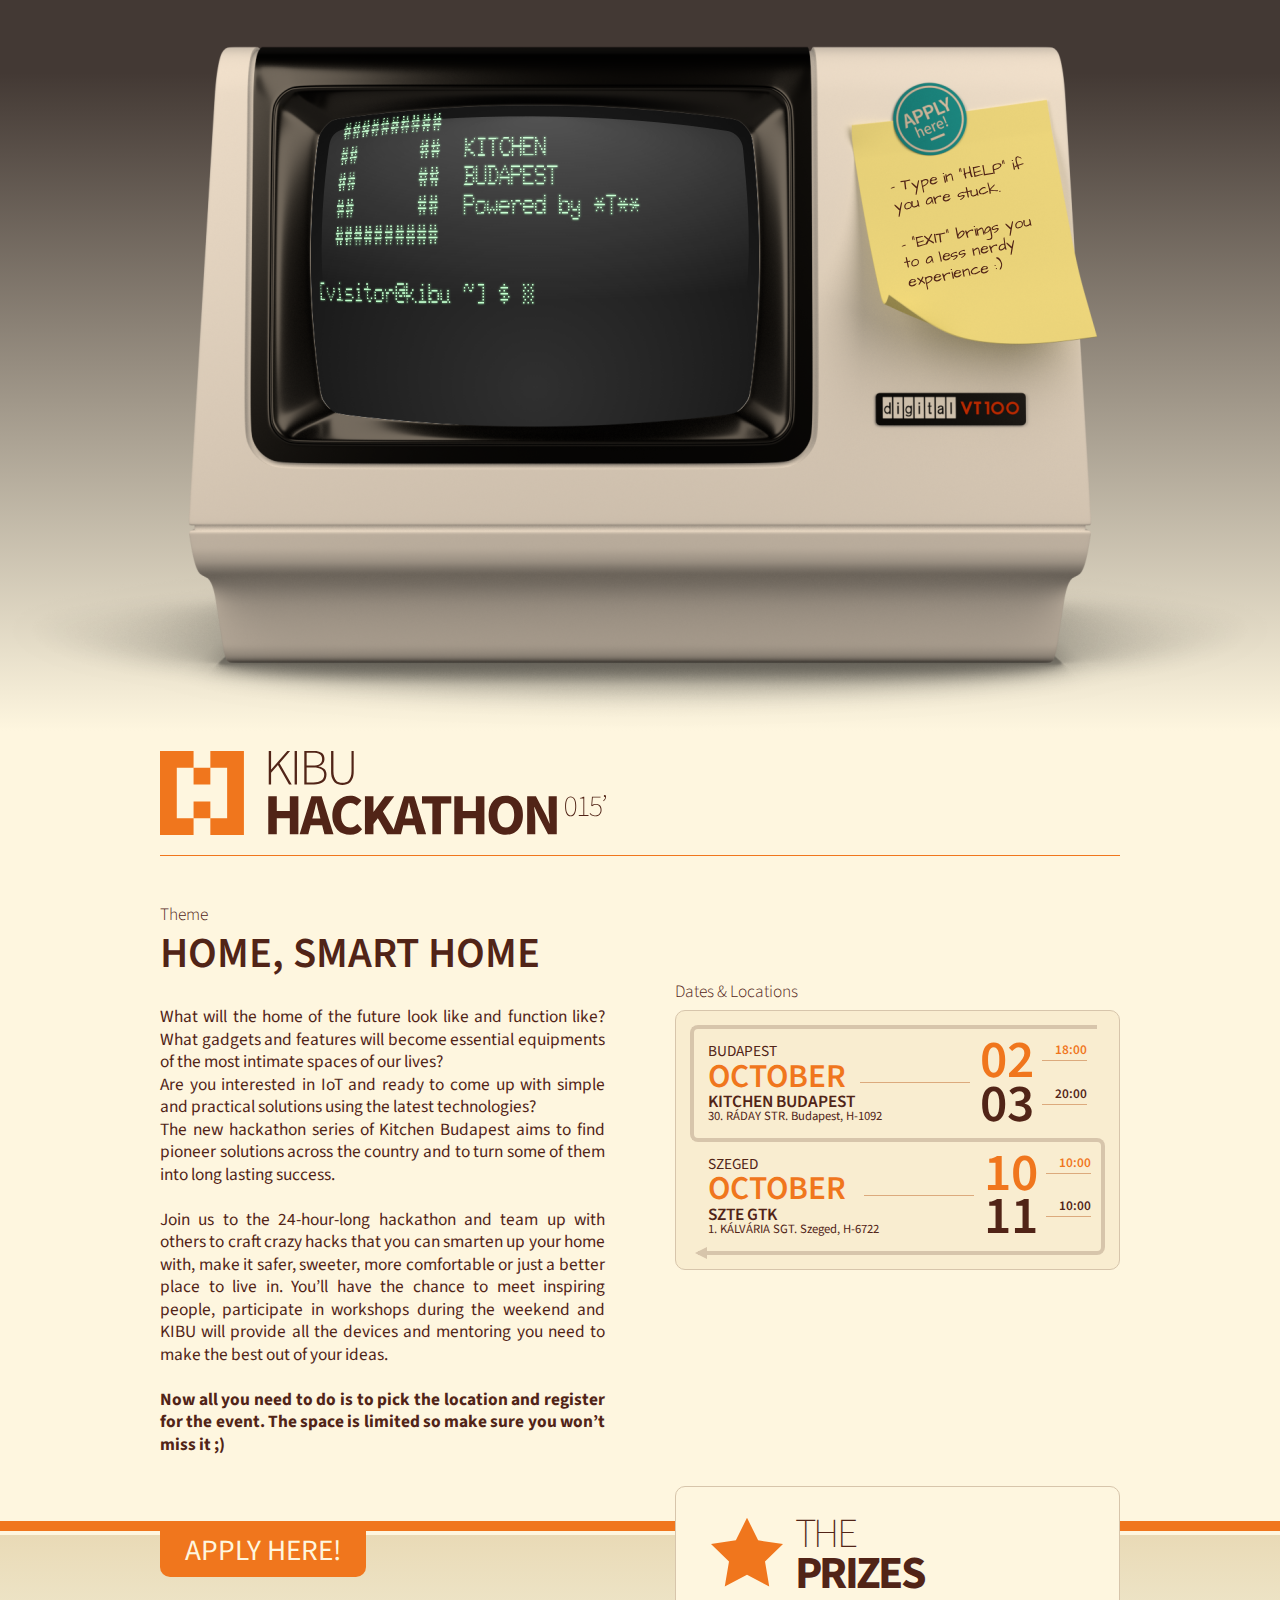
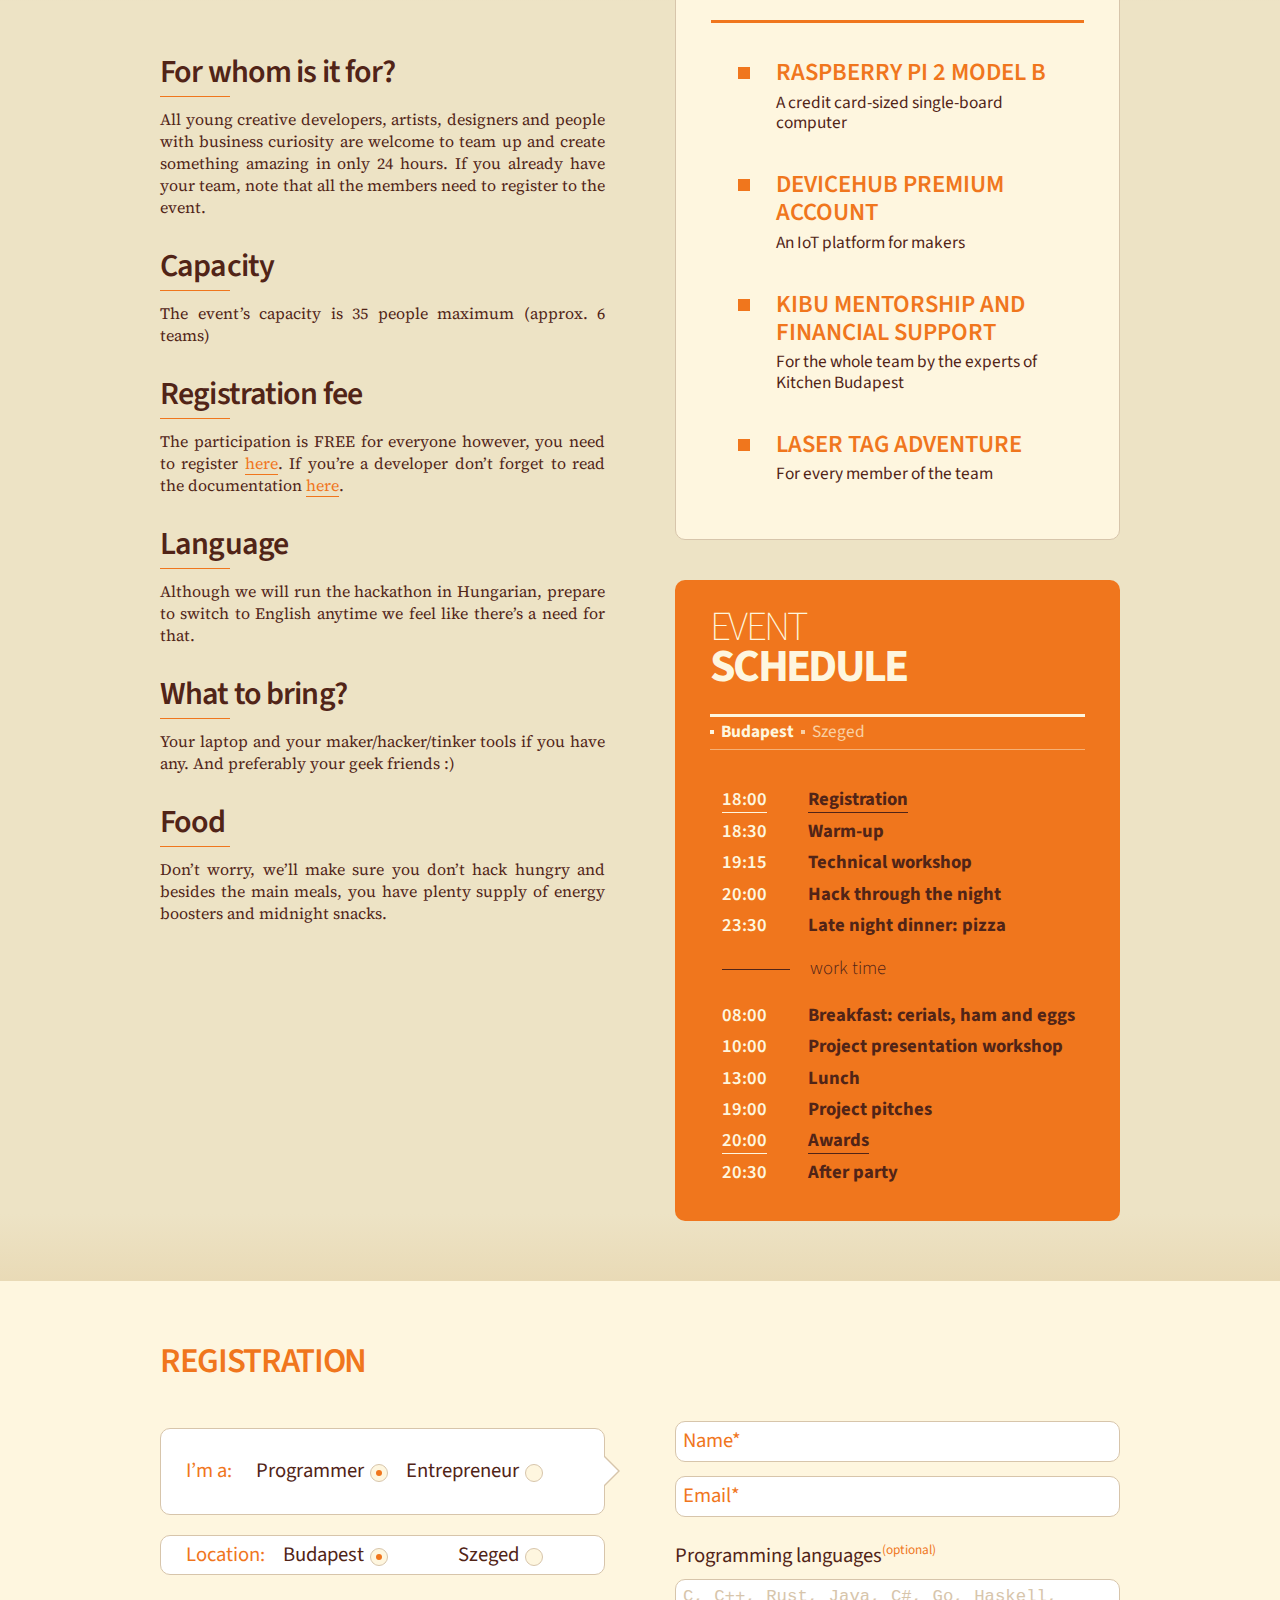
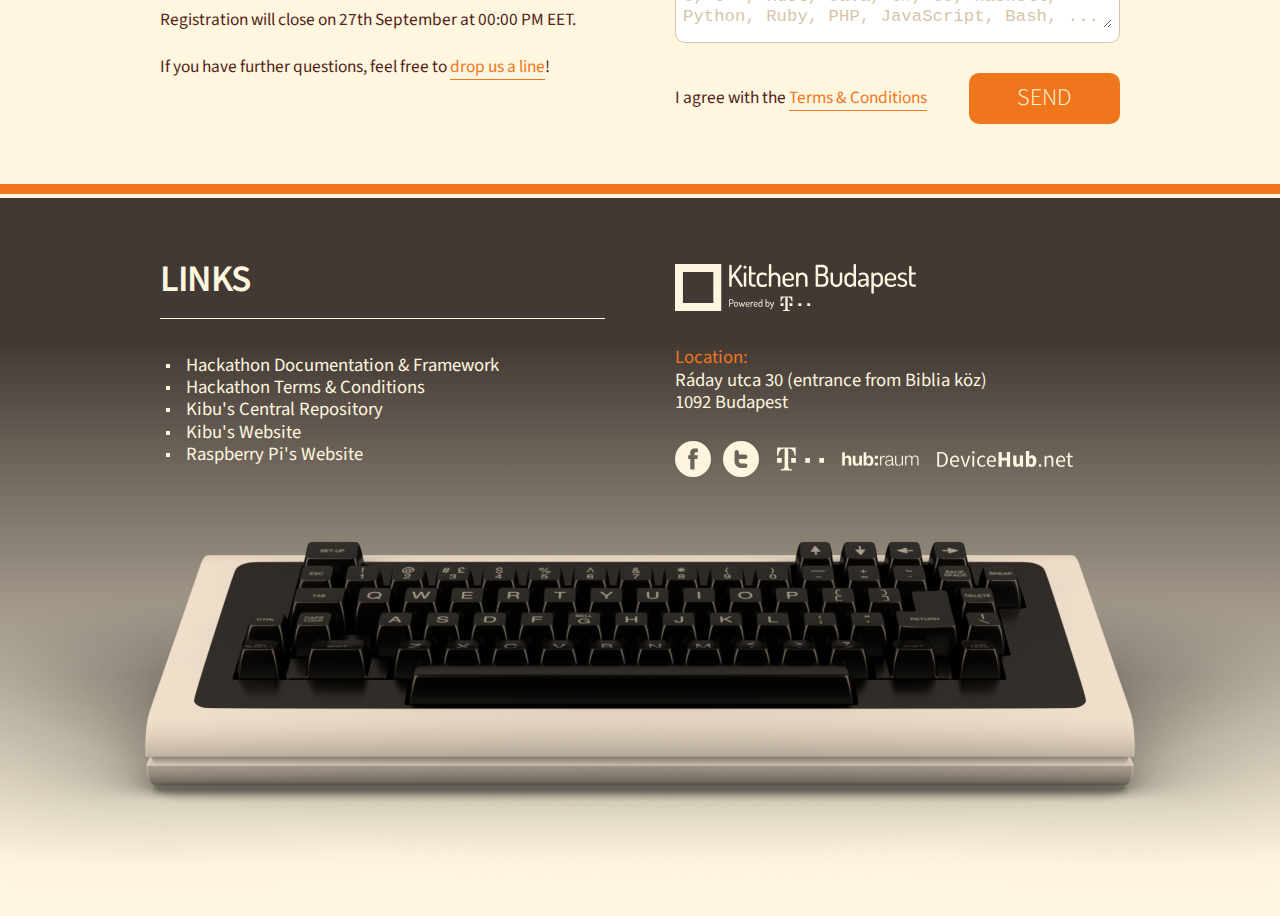
<file: index.html>
<!DOCTYPE html><html lang="en"><head><meta charset="utf-8"><meta name="viewport" content="width=device-width, initial-scale=0.5"><meta property="og:image" content="http://kitchenbudapest.github.io/openpage/img/Hackathon_FB_Ads.png"><meta property="og:title" content="Home, Smart Home"><meta property="og:url" content="http://hackathon.kibu.hu"><link rel="shortcut icon" href="http://kitchenbudapest.github.io/openpage/favicon.ico"><title>Kibu Hackathon 2015</title><link rel="stylesheet" href="css/main.css"><script src="js/min/bin.min.js"></script><script src="js/min/register.min.js"></script><script src="js/bin/min/doc.min.js"></script><script src="js/bin/min/apply.min.js"></script><script src="js/bin/min/addr.min.js"></script><script src="js/bin/min/date.min.js"></script><script src="js/bin/min/award.min.js"></script><script src="js/bin/min/man.min.js"></script><script src="js/bin/min/help.min.js"></script><script src="js/bin/min/kibu.min.js"></script><script src="js/bin/min/fork.min.js"></script><script src="js/bin/min/git.min.js"></script><script src="js/bin/min/what.min.js"></script><script src="js/bin/min/fortytwo.min.js"></script><script src="js/bin/min/dw.min.js"></script><script src="js/bin/min/js.min.js"></script><script src="js/bin/min/su.min.js"></script><script src="js/min/postp.min.js"></script><script src="js/min/font.min.js"></script><script src="js/min/scr.min.js"></script><script src="js/min/kb.min.js"></script><script src="js/min/sh.min.js"></script><script src="js/min/term.min.js"></script><script src="js/min/form.min.js"></script><script src="js/min/main.min.js"></script></head><body><div><div id="header"><div id="header-terminal"><img id="header-terminal-frame" src="img/vt100_as_frame.002.001.png" alt="  ___________________________   / |   ____________   |       |  |  / [u@h] $      |       ||  | |              | |       ||  | |              | |       ||    ____________/ /  VT100 ||    ______________/         ||_____________________________|  _________________________/  "><a id="header-terminal-logo" href="https://en.wikipedia.org/wiki/VT100" target="_blank"></a><a id="header-terminal-apply" href="#registration"></a><div id="header-terminal-postit"><p>- Type in "HELP" if you are stuck.</p><br><p>- "EXIT" brings you to a less nerdy experience :)</p></div></div></div><div id="logo"><a name="logo" class="anchor"></a><div id="logo-frame"><div class="paragraph-1"><img id="logo-frame-img" src="img/hackathon_logo.svg" alt="[:] KIBU HACKATHON 015"></div></div></div><div id="info"><a name="info" class="anchor"></a><div id="info-frame"><div class="paragraph-1"><div id="info-frame-intro"><div class="info-intro-subtitle">Theme</div><p id="info-frame-intro-title">Home, Smart Home</p><p id="info-frame-intro-text">What will the home of the future look like and
function like? What gadgets and features will
become essential equipments of the most intimate
spaces of our lives?<br>Are you interested in IoT and ready to come up
with simple and practical solutions using the
latest technologies?<br>The new hackathon series of Kitchen Budapest
aims to find pioneer solutions across the
country and to turn some of them into long
lasting success.<br><br>Join us to the 24-hour-long hackathon and team
up with others to craft crazy hacks that you
can smarten up your home with, make it safer,
sweeter, more comfortable or just a better
place to live in. You&rsquo;ll have the chance
to meet inspiring people, participate in
workshops during the weekend and KIBU will
provide all the devices and mentoring you need
to make the best out of your ideas.</p><br><p id="info-frame-intro-summary">Now all you need to do is to pick the location
and register for the event. The space is
limited so make sure you won&rsquo;t miss it ;)</p></div></div><div class="paragraph-2"><div id="info-frame-info"><div class="info-intro-subtitle">Dates &amp; Locations</div><div id="info-frame-info-box"><div id="info-frame-info-box-arrow"><div id="info-frame-info-box-arrow-up"><div><p>budapest</p><p>october</p><p>kitchen budapest</p><p>30. RÁDAY STR. Budapest, H-1092</p></div><div><p><span>02</span><span>18:00</span></p><p><span>03</span><span>20:00</span></p></div></div><div id="info-frame-info-box-arrow-down"><div><p>szeged</p><p>october</p><p>SZTE GTK</p><p>1. KÁLVÁRIA SGT. Szeged, H-6722</p></div><div><p><span>10</span><span>10:00</span></p><p><span>11</span><span>10:00</span></p></div></div></div></div></div></div></div></div><div id="detail"><a name="detail" class="anchor"></a><div id="detail-frame"><a id="detail-frame-apply" href="#registration">apply here!</a><div class="paragraph-1"><div class="detail-frame-info"><div>For whom is it for?</div><div>All young creative developers, artists,
designers and people with business curiosity
are welcome to team up and create something
amazing in only 24 hours. If you already have
your team, note that all the members need to
register to the event.</div></div><div class="detail-frame-info"><div>Capacity</div><div>The event&rsquo;s capacity is 35 people maximum
(approx. 6 teams)</div></div><div class="detail-frame-info"><div>Registration fee</div><div>The participation is FREE for everyone however,
you need to register&nbsp;<a href="#registration">here</a>. If you&rsquo;re a developer don&rsquo;t
forget to read the documentation&nbsp;<a href="https://github.com/kitchenbudapest/hackathon">here</a>.</div></div><div class="detail-frame-info"><div>Language</div><div>Although we will run the hackathon in
Hungarian, prepare to switch to English
anytime we feel like there&rsquo;s a need for
that.</div></div><div class="detail-frame-info"><div>What to bring?</div><div>Your laptop and your maker/hacker/tinker tools
if you have any. And preferably your geek
friends :)</div></div><div class="detail-frame-info"><div>Food</div><div>Don&rsquo;t worry, we&rsquo;ll make sure you
don&rsquo;t hack hungry and besides the main
meals, you have plenty supply of energy
boosters and midnight snacks.</div></div></div><div class="paragraph-2 paragraph-2-spec-1"><div id="detail-frame-prizes"><div id="detail-frame-prizes-head"><img src="img/hackathon_prize_star.svg" alt="*"><div id="detail-frame-prizes-head-title"><span>the</span><br><span>prizes</span></div></div><div id="detail-frame-prizes-info"><div class="detail-frame-prizes-info-text"><div>Raspberry Pi 2 Model B</div><div>A credit card-sized single-board computer</div></div><div class="detail-frame-prizes-info-text"><div>DeviceHub Premium Account</div><div>An IoT platform for makers</div></div><div class="detail-frame-prizes-info-text"><div>Kibu mentorship and<br>financial support</div><div>For the whole team by the experts of
Kitchen Budapest</div></div><div class="detail-frame-prizes-info-text"><div>laser tag adventure</div><div>For every member of the team</div></div></div></div><div id="detail-frame-schedule"><div id="detail-frame-schedule-head"><span>event</span><br><span>schedule</span></div><div id="detail-frame-schedule-switch"><span id="detail-switch-budapest" class="detail-frame-switch-selected">Budapest</span><span id="detail-switch-szeged" class="detail-frame-switch-deselected">Szeged</span></div><div id="detail-budapest"><div class="detail-frame-schedule-timing detail-frame-schedule-timing-spec"><span>18:00</span><span>Registration</span></div><div class="detail-frame-schedule-timing"><span>18:30</span><span>Warm-up</span></div><div class="detail-frame-schedule-timing"><span>19:15</span><span>Technical workshop</span></div><div class="detail-frame-schedule-timing"><span>20:00</span><span>Hack through the night</span></div><div class="detail-frame-schedule-timing"><span>23:30</span><span>Late night dinner: pizza</span></div><div id="detail-frame-schedule-spec">work time</div><div class="detail-frame-schedule-timing"><span>08:00</span><span>Breakfast: cerials, ham and eggs</span></div><div class="detail-frame-schedule-timing"><span>10:00</span><span>Project presentation workshop</span></div><div class="detail-frame-schedule-timing"><span>13:00</span><span>Lunch</span></div><div class="detail-frame-schedule-timing"><span>19:00</span><span>Project pitches</span></div><div class="detail-frame-schedule-timing detail-frame-schedule-timing-spec"><span>20:00</span><span>Awards</span></div><div class="detail-frame-schedule-timing"><span>20:30</span><span>After party</span></div></div><div id="detail-szeged"><div class="detail-frame-schedule-timing detail-frame-schedule-timing-spec"><span>09:30</span><span>Registration</span></div><div class="detail-frame-schedule-timing"><span>10:00</span><span>Warm-up</span></div><div class="detail-frame-schedule-timing"><span>11:15</span><span>Technical workshop</span></div><div class="detail-frame-schedule-timing"><span>12:00</span><span>Lunch</span></div><div class="detail-frame-schedule-timing"><span>13:00</span><span>Hack through the day</span></div><div class="detail-frame-schedule-timing"><span>20:00</span><span>Dinner: pizza</span></div><div id="detail-frame-schedule-spec">work time</div><div class="detail-frame-schedule-timing"><span>08:00</span><span>Breakfast: cerials, sandwiches</span></div><div class="detail-frame-schedule-timing"><span>10:00</span><span>Project presentation workshop</span></div><div class="detail-frame-schedule-timing detail-frame-schedule-timing-spec"><span>11:00</span><span>Awards</span></div></div></div></div></div></div><div id="registration"><a name="registration" class="anchor"></a><div id="registration-frame"><div class="paragraph-1"><div id="registration-frame-title">registration</div><div id="registration-frame-role"><div id="registration-frame-role-frame"><span>I&rsquo;m a:</span><div><input id="registration-frame-role-radio-1" type="radio" name="registration-frame-role-radio" value="programmer" checked><label for="registration-frame-role-radio-1">Programmer<span></span></label><input id="registration-frame-role-radio-2" type="radio" name="registration-frame-role-radio" value="entrepreneur"><label for="registration-frame-role-radio-2">Entrepreneur<span></span></label></div></div></div><div id="registration-frame-city"><div id="registration-frame-city-frame"><span>Location:</span><div><input id="registration-frame-city-radio-1" type="radio" name="registration-frame-city" value="budapest" checked><label for="registration-frame-city-radio-1">Budapest<span></span></label><input id="registration-frame-city-radio-2" type="radio" name="registration-frame-city" value="szeged"><label for="registration-frame-city-radio-2">Szeged<span></span></label></div></div></div><div id="registration-frame-info"><p>Registration will close on 27th September at 00:00 PM EET.</p><p>If you have further questions, feel free to&nbsp;<a href="mailto:hello@kitchenbudapest.hu?subject=Kibu+Hackathon+2015" target="_blank">drop us a line</a>!</p></div></div><div class="paragraph-2 paragraph-2-spec-2"><div id="registration-frame-data"><div id="registration-frame-data-name" class="registration-basic"><div>Name*</div><span><input id="registration-frame-data-name-input" type="text" name="name" class="registration-basic"></span></div><div id="registration-frame-data-mail" class="registration-basic"><div>Email*</div><span><input id="registration-frame-data-mail-input" type="email" name="email" class="registration-basic"></span></div><div id="registration-frame-data-lang"><div>Programming languages<span>(optional)</span></div><div id="registration-frame-data-lang-frame" class="registration-basic"><textarea id="registration-frame-data-lang-frame-input" placeholder="C, C++, Rust, Java, C#, Go, Haskell, Python, Ruby, PHP, JavaScript, Bash, ..." class="registration-basic"></textarea></div></div><div id="registration-frame-data-send"><div>I agree with the&nbsp;<a href="https://github.com/kitchenbudapest/openpage/blob/gh-pages/etc/terms_and_conditions.md" target="_blank">Terms &amp; Conditions</a></div><div id="registration-frame-data-send-button">send</div></div></div></div><div id="registration-frame-error"></div></div></div><div id="footer"><a name="links" class="anchor"></a><div id="footer-frame"><div class="paragraph-1"><div id="footer-frame-title">links</div><div id="footer-frame-links"><a href="https://github.com/kitchenbudapest/hackathon" target="_blank">Hackathon Documentation &amp; Framework</a><a href="https://github.com/kitchenbudapest/openpage/blob/gh-pages/etc/terms_and_conditions.md" target="_blank">Hackathon Terms &amp; Conditions</a><a href="https://github.com/kitchenbudapest" target="_blank">Kibu's Central Repository</a><a href="http://kibu.hu" target="_blank">Kibu's Website</a><a href="https://www.raspberrypi.org/" target="_blank">Raspberry Pi's Website</a></div></div><div class="paragraph-2"><div id="footer-frame-info"><a href="http://kibu.hu" target="_blank"><img src="img/hackathon_kibu_logo.svg" alt="##########                  ##      ##  KITCHEN         ##      ##  BUDAPEST        ##      ##  Powered by *T** ##########                  "></a><p>Location:</p><p>Ráday utca 30 (entrance from Biblia köz)</p><p>1092 Budapest</p><div><a href="https://www.facebook.com/kitchenbudapest" target="_blank"><img src="img/hackathon_social_facebook.svg" alt="(f)"></a><a href="https://twitter.com/kibu" target="_blank"><img src="img/hackathon_social_twitter.svg" alt="(t)"></a><a href="http://www.telekom.hu" target="_blank"><img src="img/telekom_logo.svg" alt="*T**"></a><a href="https://www.hubraum.com" target="_blank"><img src="img/hubraum_logo.svg" alt="hub:raum"></a><a href="https://www.devicehub.net/?utm_source=Google&amp;amp;utm_medium=KIBU%20website&amp;amp;utm_campaign=KIBU%20hackathon" target="_blank"><img src="img/devicehub_logo.svg" alt="DeviceHub"></a></div></div></div><div><img src="img/vt100_keyboard.001.001.png" alt="QWERTY"></div></div></div></div><script type="text/javascript">main();</script></body></html>
</file>
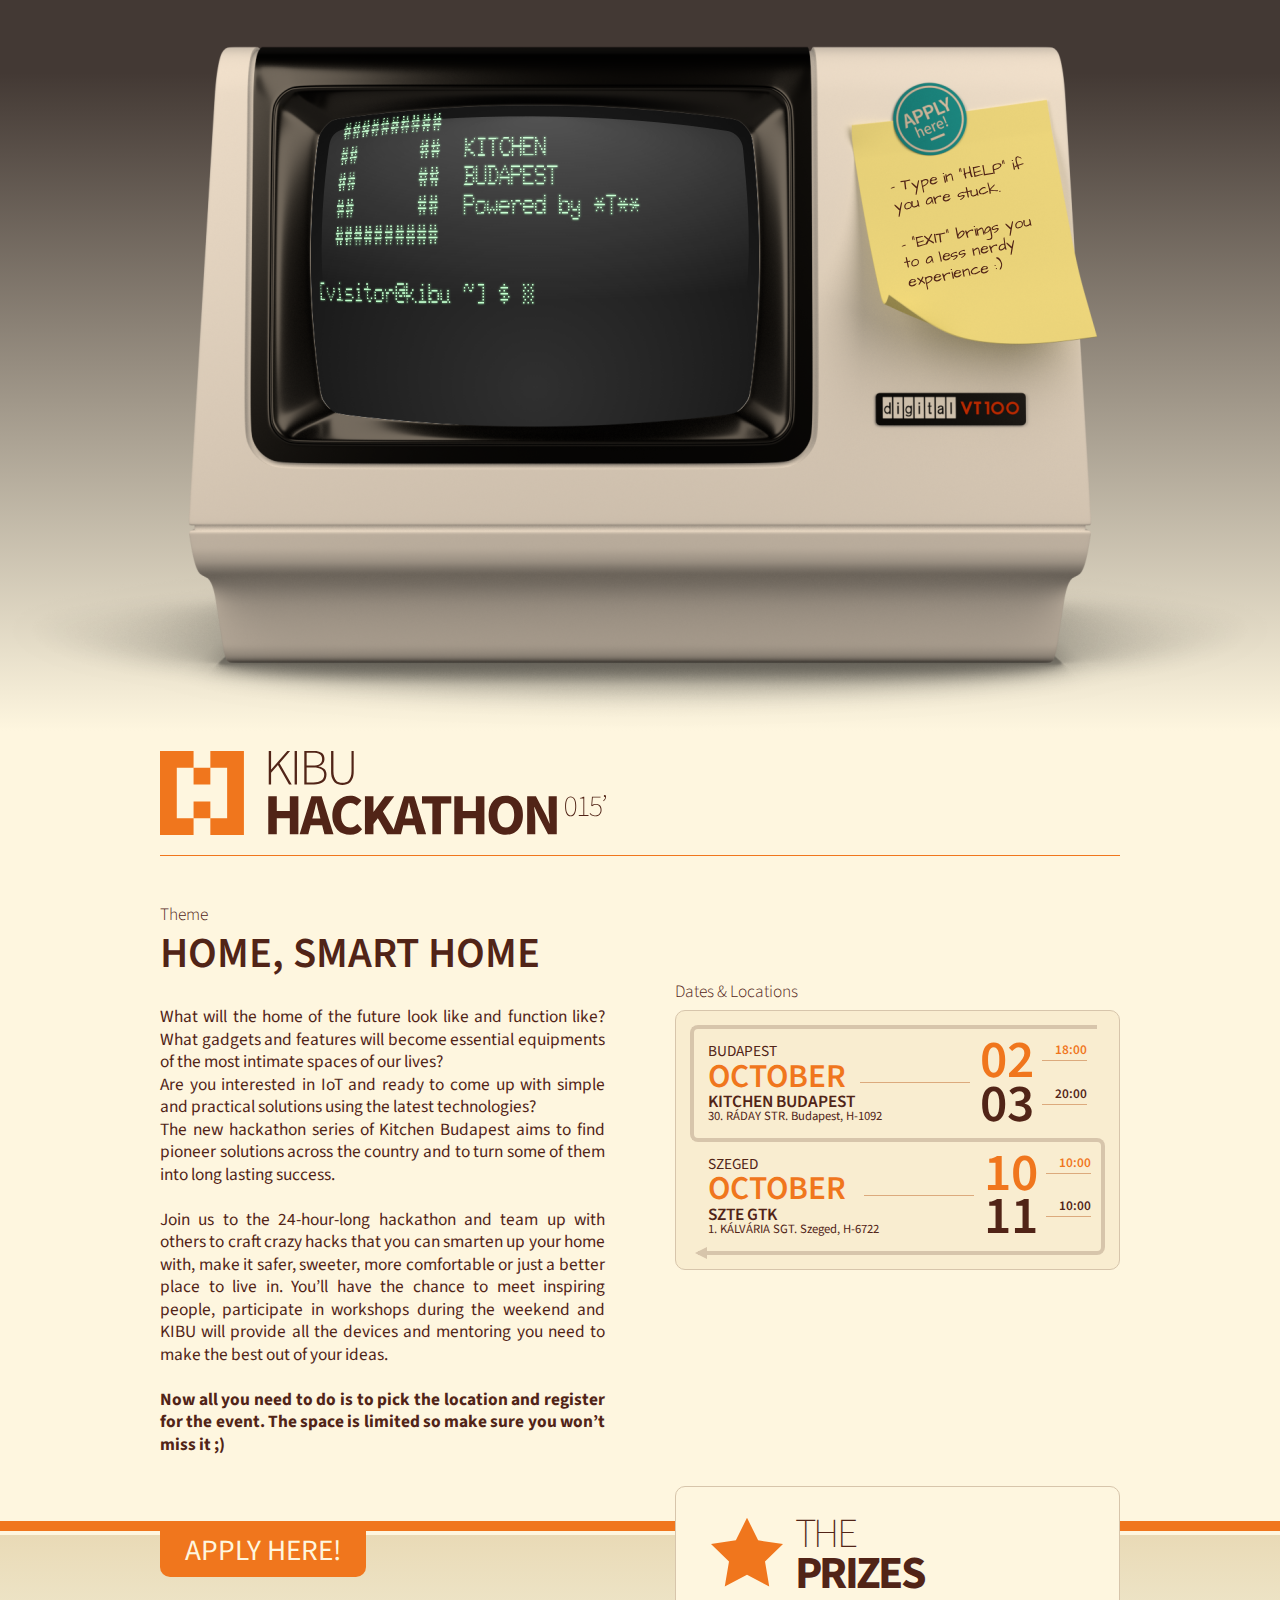
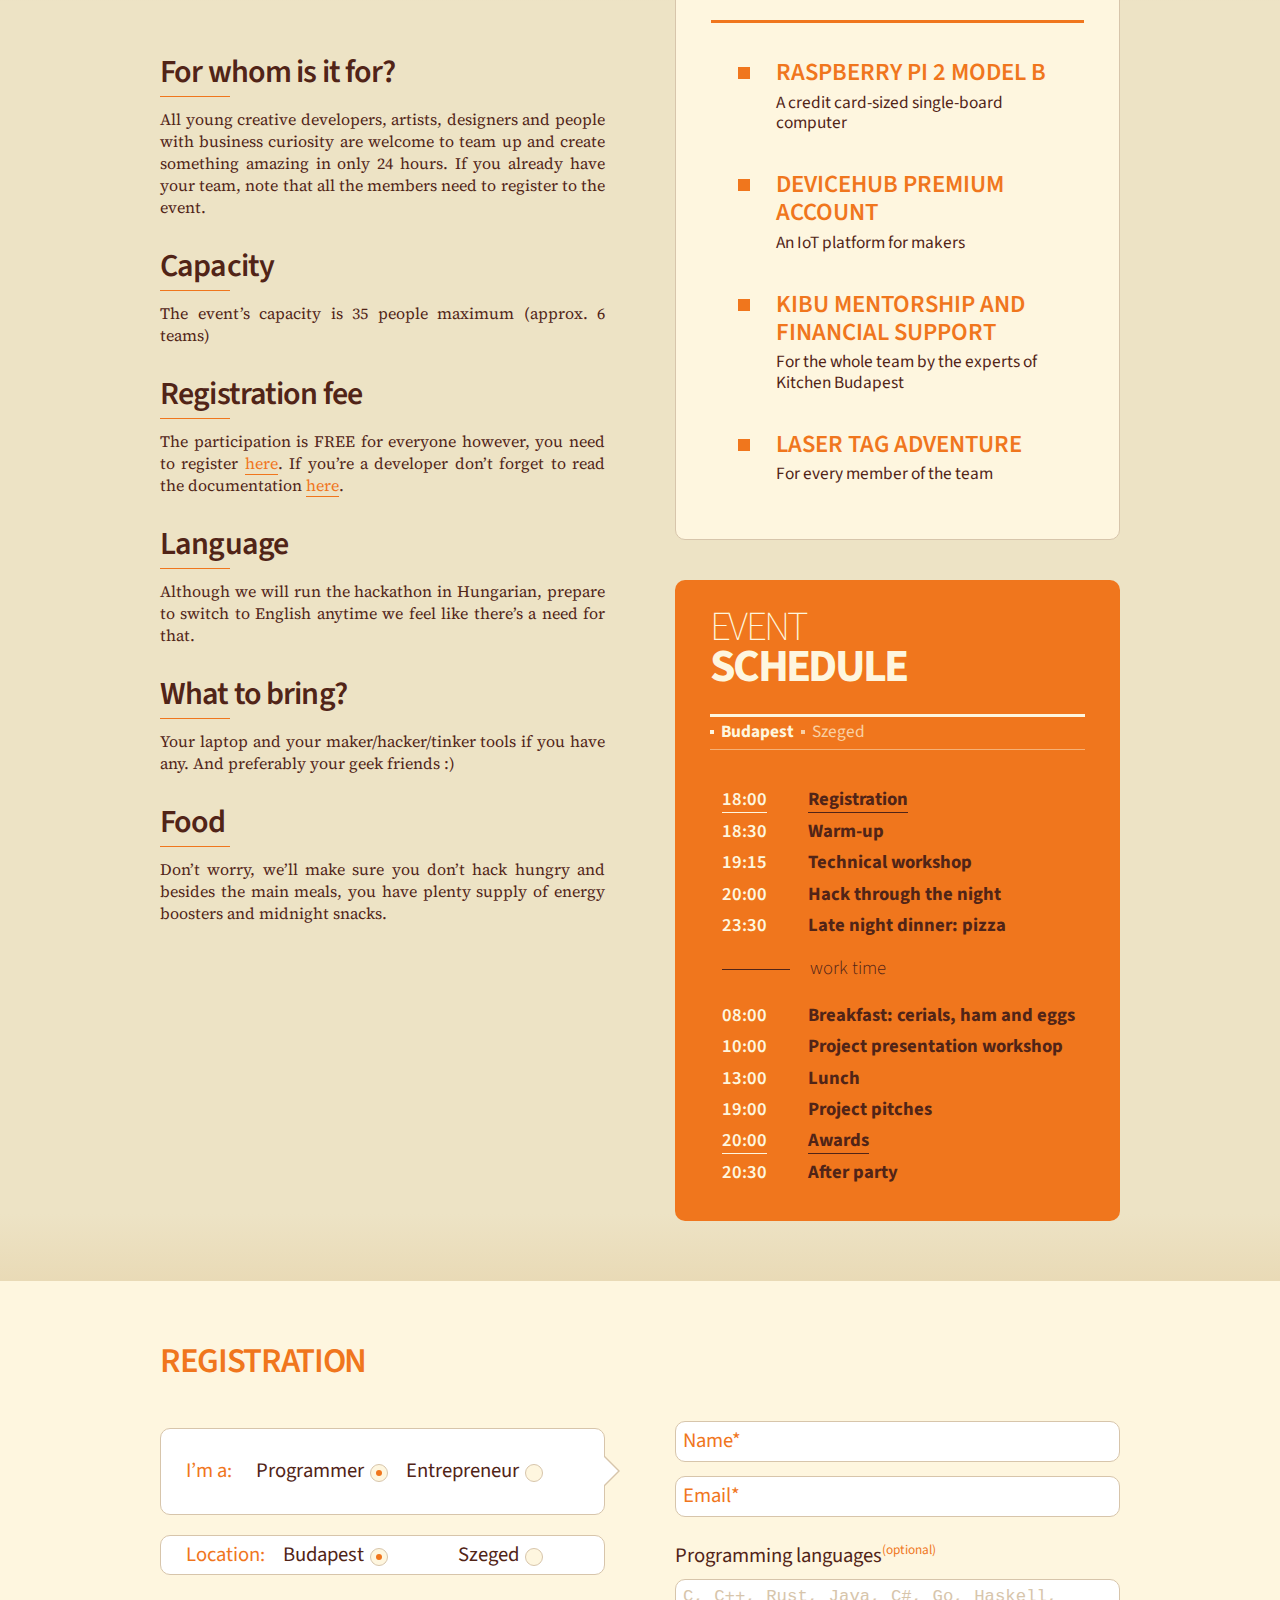
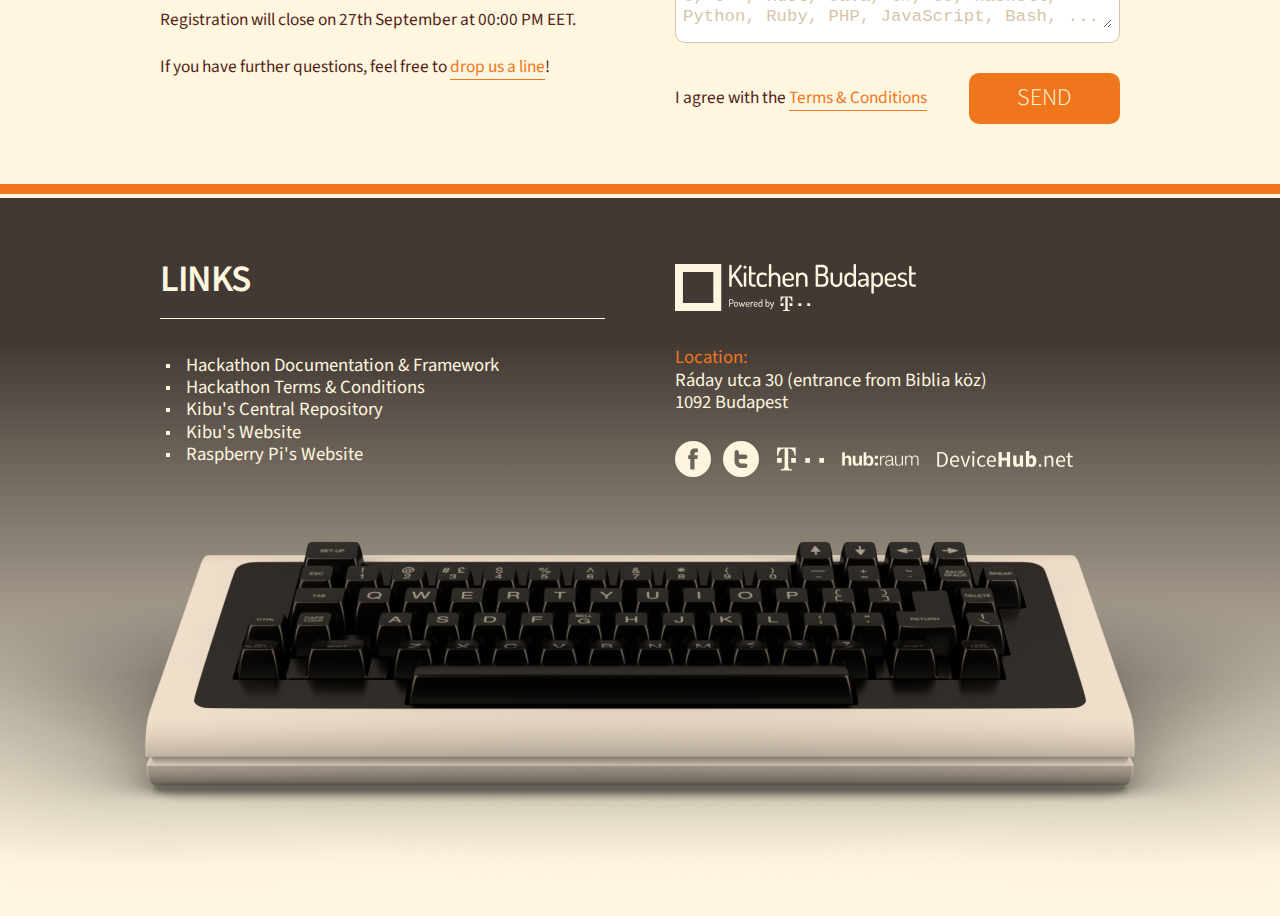
<file: index.test.html>
<!DOCTYPE html>
<html lang="en">
  <head>
    <meta charset="utf-8">
    <meta name="viewport" content="width=device-width, initial-scale=0.5">
    <meta property="og:image" content="http://kitchenbudapest.github.io/openpage/img/Hackathon_FB_Ads.png">
    <meta property="og:title" content="Home, Smart Home">
    <meta property="og:url" content="http://hackathon.kibu.hu">
    <link rel="shortcut icon" href="http://kitchenbudapest.github.io/openpage/favicon.ico">
    <title>Kibu Hackathon 2015</title>
    <link rel="stylesheet" href="css/main.css">
    <script src="js/bin.js"></script>
    <script src="js/register.js"></script>
    <script src="js/bin/doc.js"></script>
    <script src="js/bin/apply.js"></script>
    <script src="js/bin/addr.js"></script>
    <script src="js/bin/date.js"></script>
    <script src="js/bin/award.js"></script>
    <script src="js/bin/man.js"></script>
    <script src="js/bin/help.js"></script>
    <script src="js/bin/kibu.js"></script>
    <script src="js/bin/fork.js"></script>
    <script src="js/bin/git.js"></script>
    <script src="js/bin/what.js"></script>
    <script src="js/bin/fortytwo.js"></script>
    <script src="js/bin/dw.js"></script>
    <script src="js/bin/js.js"></script>
    <script src="js/bin/su.js"></script>
    <script src="js/postp.js"></script>
    <script src="js/font.js"></script>
    <script src="js/scr.js"></script>
    <script src="js/kb.js"></script>
    <script src="js/sh.js"></script>
    <script src="js/term.js"></script>
    <script src="js/form.js"></script>
    <script src="js/main.js"></script>
  </head>
  <body>
    <div>
      <div id="header">
        <div id="header-terminal"><img id="header-terminal-frame" src="img/vt100_as_frame.002.001.png" alt="  ___________________________   / |   ____________   |       |  |  / [u@h] $      |       ||  | |              | |       ||  | |              | |       ||    ____________/ /  VT100 ||    ______________/         ||_____________________________|  _________________________/  "><a id="header-terminal-logo" href="https://en.wikipedia.org/wiki/VT100" target="_blank"></a><a id="header-terminal-apply" href="#registration"></a>
          <div id="header-terminal-postit">
            <p>- Type in "HELP" if you are stuck.</p><br>
            <p>- "EXIT" brings you to a less nerdy experience :)</p>
          </div>
        </div>
      </div>
      <div id="logo"><a name="logo" class="anchor"></a>
        <div id="logo-frame">
          <div class="paragraph-1"><img id="logo-frame-img" src="img/hackathon_logo.svg" alt="[:] KIBU HACKATHON 015"></div>
        </div>
      </div>
      <div id="info"><a name="info" class="anchor"></a>
        <div id="info-frame">
          <div class="paragraph-1">
            <div id="info-frame-intro">
              <div class="info-intro-subtitle">Theme</div>
              <p id="info-frame-intro-title">Home, Smart Home</p>
              <p id="info-frame-intro-text">
                What will the home of the future look like and
                function like? What gadgets and features will
                become essential equipments of the most intimate
                spaces of our lives?<br>Are you interested in IoT and ready to come up
                with simple and practical solutions using the
                latest technologies?<br>The new hackathon series of Kitchen Budapest
                aims to find pioneer solutions across the
                country and to turn some of them into long
                lasting success.<br><br>Join us to the 24-hour-long hackathon and team
                up with others to craft crazy hacks that you
                can smarten up your home with, make it safer,
                sweeter, more comfortable or just a better
                place to live in. You&rsquo;ll have the chance
                to meet inspiring people, participate in
                workshops during the weekend and KIBU will
                provide all the devices and mentoring you need
                to make the best out of your ideas.
              </p><br>
              <p id="info-frame-intro-summary">
                Now all you need to do is to pick the location
                and register for the event. The space is
                limited so make sure you won&rsquo;t miss it ;)
              </p>
            </div>
          </div>
          <div class="paragraph-2">
            <div id="info-frame-info">
              <div class="info-intro-subtitle">Dates &amp; Locations</div>
              <div id="info-frame-info-box">
                <div id="info-frame-info-box-arrow">
                  <div id="info-frame-info-box-arrow-up">
                    <div>
                      <p>budapest</p>
                      <p>october</p>
                      <p>kitchen budapest</p>
                      <p>30. RÁDAY STR. Budapest, H-1092</p>
                    </div>
                    <div>
                      <p><span>02</span><span>18:00</span></p>
                      <p><span>03</span><span>20:00</span></p>
                    </div>
                  </div>
                  <div id="info-frame-info-box-arrow-down">
                    <div>
                      <p>szeged</p>
                      <p>october</p>
                      <p>SZTE GTK</p>
                      <p>1. KÁLVÁRIA SGT. Szeged, H-6722</p>
                    </div>
                    <div>
                      <p><span>10</span><span>10:00</span></p>
                      <p><span>11</span><span>10:00</span></p>
                    </div>
                  </div>
                </div>
              </div>
            </div>
          </div>
        </div>
      </div>
      <div id="detail"><a name="detail" class="anchor"></a>
        <div id="detail-frame"><a id="detail-frame-apply" href="#registration">apply here!</a>
          <div class="paragraph-1">
            <div class="detail-frame-info">
              <div>For whom is it for?</div>
              <div>
                All young creative developers, artists,
                designers and people with business curiosity
                are welcome to team up and create something
                amazing in only 24 hours. If you already have
                your team, note that all the members need to
                register to the event.
              </div>
            </div>
            <div class="detail-frame-info">
              <div>Capacity</div>
              <div>
                The event&rsquo;s capacity is 35 people maximum
                (approx. 6 teams)
              </div>
            </div>
            <div class="detail-frame-info">
              <div>Registration fee</div>
              <div>
                The participation is FREE for everyone however,
                you need to register&nbsp;<a href="#registration">here</a>. If you&rsquo;re a developer don&rsquo;t
                forget to read the documentation&nbsp;<a href="https://github.com/kitchenbudapest/hackathon">here</a>.
              </div>
            </div>
            <div class="detail-frame-info">
              <div>Language</div>
              <div>
                Although we will run the hackathon in
                Hungarian, prepare to switch to English
                anytime we feel like there&rsquo;s a need for
                that.
              </div>
            </div>
            <div class="detail-frame-info">
              <div>What to bring?</div>
              <div>
                Your laptop and your maker/hacker/tinker tools
                if you have any. And preferably your geek
                friends :)
              </div>
            </div>
            <div class="detail-frame-info">
              <div>Food</div>
              <div>
                Don&rsquo;t worry, we&rsquo;ll make sure you
                don&rsquo;t hack hungry and besides the main
                meals, you have plenty supply of energy
                boosters and midnight snacks.
              </div>
            </div>
          </div>
          <div class="paragraph-2 paragraph-2-spec-1">
            <div id="detail-frame-prizes">
              <div id="detail-frame-prizes-head"><img src="img/hackathon_prize_star.svg" alt="*">
                <div id="detail-frame-prizes-head-title"><span>the</span><br><span>prizes</span></div>
              </div>
              <div id="detail-frame-prizes-info">
                <div class="detail-frame-prizes-info-text">
                  <div>Raspberry Pi 2 Model B</div>
                  <div>A credit card-sized single-board computer</div>
                </div>
                <div class="detail-frame-prizes-info-text">
                  <div>DeviceHub Premium Account</div>
                  <div>An IoT platform for makers</div>
                </div>
                <div class="detail-frame-prizes-info-text">
                  <div>Kibu mentorship and<br>financial support</div>
                  <div>
                    For the whole team by the experts of
                    Kitchen Budapest
                  </div>
                </div>
                <div class="detail-frame-prizes-info-text">
                  <div>laser tag adventure</div>
                  <div>For every member of the team</div>
                </div>
              </div>
            </div>
            <div id="detail-frame-schedule">
              <div id="detail-frame-schedule-head"><span>event</span><br><span>schedule</span></div>
              <div id="detail-frame-schedule-switch"><span id="detail-switch-budapest" class="detail-frame-switch-selected">Budapest</span><span id="detail-switch-szeged" class="detail-frame-switch-deselected">Szeged</span></div>
              <div id="detail-budapest">
                <div class="detail-frame-schedule-timing detail-frame-schedule-timing-spec"><span>18:00</span><span>Registration</span></div>
                <div class="detail-frame-schedule-timing"><span>18:30</span><span>Warm-up</span></div>
                <div class="detail-frame-schedule-timing"><span>19:15</span><span>Technical workshop</span></div>
                <div class="detail-frame-schedule-timing"><span>20:00</span><span>Hack through the night</span></div>
                <div class="detail-frame-schedule-timing"><span>23:30</span><span>Late night dinner: pizza</span></div>
                <div id="detail-frame-schedule-spec">work time</div>
                <div class="detail-frame-schedule-timing"><span>08:00</span><span>Breakfast: cerials, ham and eggs</span></div>
                <div class="detail-frame-schedule-timing"><span>10:00</span><span>Project presentation workshop</span></div>
                <div class="detail-frame-schedule-timing"><span>13:00</span><span>Lunch</span></div>
                <div class="detail-frame-schedule-timing"><span>19:00</span><span>Project pitches</span></div>
                <div class="detail-frame-schedule-timing detail-frame-schedule-timing-spec"><span>20:00</span><span>Awards</span></div>
                <div class="detail-frame-schedule-timing"><span>20:30</span><span>After party</span></div>
              </div>
              <div id="detail-szeged">
                <div class="detail-frame-schedule-timing detail-frame-schedule-timing-spec"><span>09:30</span><span>Registration</span></div>
                <div class="detail-frame-schedule-timing"><span>10:00</span><span>Warm-up</span></div>
                <div class="detail-frame-schedule-timing"><span>11:15</span><span>Technical workshop</span></div>
                <div class="detail-frame-schedule-timing"><span>12:00</span><span>Lunch</span></div>
                <div class="detail-frame-schedule-timing"><span>13:00</span><span>Hack through the day</span></div>
                <div class="detail-frame-schedule-timing"><span>20:00</span><span>Dinner: pizza</span></div>
                <div id="detail-frame-schedule-spec">work time</div>
                <div class="detail-frame-schedule-timing"><span>08:00</span><span>Breakfast: cerials, sandwiches</span></div>
                <div class="detail-frame-schedule-timing"><span>10:00</span><span>Project presentation workshop</span></div>
                <div class="detail-frame-schedule-timing detail-frame-schedule-timing-spec"><span>11:00</span><span>Awards</span></div>
              </div>
            </div>
          </div>
        </div>
      </div>
      <div id="registration"><a name="registration" class="anchor"></a>
        <div id="registration-frame">
          <div class="paragraph-1">
            <div id="registration-frame-title">registration</div>
            <div id="registration-frame-role">
              <div id="registration-frame-role-frame"><span>I&rsquo;m a:</span>
                <div>
                  <input id="registration-frame-role-radio-1" type="radio" name="registration-frame-role-radio" value="programmer" checked>
                  <label for="registration-frame-role-radio-1">Programmer<span></span></label>
                  <input id="registration-frame-role-radio-2" type="radio" name="registration-frame-role-radio" value="entrepreneur">
                  <label for="registration-frame-role-radio-2">Entrepreneur<span></span></label>
                </div>
              </div>
            </div>
            <div id="registration-frame-city">
              <div id="registration-frame-city-frame"><span>Location:</span>
                <div>
                  <input id="registration-frame-city-radio-1" type="radio" name="registration-frame-city" value="budapest" checked>
                  <label for="registration-frame-city-radio-1">Budapest<span></span></label>
                  <input id="registration-frame-city-radio-2" type="radio" name="registration-frame-city" value="szeged">
                  <label for="registration-frame-city-radio-2">Szeged<span></span></label>
                </div>
              </div>
            </div>
            <div id="registration-frame-info">
              <p>Registration will close on 27th September at 00:00 PM EET.</p>
              <p>If you have further questions, feel free to&nbsp;<a href="mailto:hello@kitchenbudapest.hu?subject=Kibu+Hackathon+2015" target="_blank">drop us a line</a>!</p>
            </div>
          </div>
          <div class="paragraph-2 paragraph-2-spec-2">
            <div id="registration-frame-data">
              <div id="registration-frame-data-name" class="registration-basic">
                <div>Name*</div><span>
                  <input id="registration-frame-data-name-input" type="text" name="name" class="registration-basic"></span>
              </div>
              <div id="registration-frame-data-mail" class="registration-basic">
                <div>Email*</div><span>
                  <input id="registration-frame-data-mail-input" type="email" name="email" class="registration-basic"></span>
              </div>
              <div id="registration-frame-data-lang">
                <div>Programming languages<span>(optional)</span></div>
                <div id="registration-frame-data-lang-frame" class="registration-basic">
                  <textarea id="registration-frame-data-lang-frame-input" placeholder="C, C++, Rust, Java, C#, Go, Haskell, Python, Ruby, PHP, JavaScript, Bash, ..." class="registration-basic"></textarea>
                </div>
              </div>
              <div id="registration-frame-data-send">
                <div>I agree with the&nbsp;<a href="https://github.com/kitchenbudapest/openpage/blob/gh-pages/etc/terms_and_conditions.md" target="_blank">Terms &amp; Conditions</a></div>
                <div id="registration-frame-data-send-button">send</div>
              </div>
            </div>
          </div>
          <div id="registration-frame-error"></div>
        </div>
      </div>
      <div id="footer"><a name="links" class="anchor"></a>
        <div id="footer-frame">
          <div class="paragraph-1">
            <div id="footer-frame-title">links</div>
            <div id="footer-frame-links"><a href="https://github.com/kitchenbudapest/hackathon" target="_blank">Hackathon Documentation &amp; Framework</a><a href="https://github.com/kitchenbudapest/openpage/blob/gh-pages/etc/terms_and_conditions.md" target="_blank">Hackathon Terms &amp; Conditions</a><a href="https://github.com/kitchenbudapest" target="_blank">Kibu's Central Repository</a><a href="http://kibu.hu" target="_blank">Kibu's Website</a><a href="https://www.raspberrypi.org/" target="_blank">Raspberry Pi's Website</a></div>
          </div>
          <div class="paragraph-2">
            <div id="footer-frame-info"><a href="http://kibu.hu" target="_blank"><img src="img/hackathon_kibu_logo.svg" alt="##########                  ##      ##  KITCHEN         ##      ##  BUDAPEST        ##      ##  Powered by *T** ##########                  "></a>
              <p>Location:</p>
              <p>Ráday utca 30 (entrance from Biblia köz)</p>
              <p>1092 Budapest</p>
              <div><a href="https://www.facebook.com/kitchenbudapest" target="_blank"><img src="img/hackathon_social_facebook.svg" alt="(f)"></a><a href="https://twitter.com/kibu" target="_blank"><img src="img/hackathon_social_twitter.svg" alt="(t)"></a><a href="http://www.telekom.hu" target="_blank"><img src="img/telekom_logo.svg" alt="*T**"></a><a href="https://www.hubraum.com" target="_blank"><img src="img/hubraum_logo.svg" alt="hub:raum"></a><a href="https://www.devicehub.net/?utm_source=Google&amp;amp;utm_medium=KIBU%20website&amp;amp;utm_campaign=KIBU%20hackathon" target="_blank"><img src="img/devicehub_logo.svg" alt="DeviceHub"></a></div>
            </div>
          </div>
          <div><img src="img/vt100_keyboard.001.001.png" alt="QWERTY"></div>
        </div>
      </div>
    </div>
    <script type="text/javascript">main();</script>
  </body>
</html>
</file>
<file: css/main.css>
@import url(http://fonts.googleapis.com/css?family=Architects+Daughter);@import url(http://fonts.googleapis.com/css?family=Source+Serif+Pro:400,600,700);@import url(http://fonts.googleapis.com/css?family=Source+Sans+Pro:200,300,400,600,700);html,body,div,span,applet,object,iframe,h1,h2,h3,h4,h5,h6,p,blockquote,pre,a,abbr,acronym,address,big,cite,code,del,dfn,em,img,ins,kbd,q,s,samp,small,strike,strong,sub,sup,tt,var,b,u,i,center,dl,dt,dd,ol,ul,li,fieldset,form,label,legend,table,caption,tbody,tfoot,thead,tr,th,td,article,aside,canvas,details,embed,figure,figcaption,footer,header,hgroup,menu,nav,output,ruby,section,summary,time,mark,audio,video{margin:0;padding:0;border:0;font:inherit;font-size:100%;vertical-align:baseline}html{line-height:1}ol,ul{list-style:none}table{border-collapse:collapse;border-spacing:0}caption,th,td{text-align:left;font-weight:normal;vertical-align:middle}q,blockquote{quotes:none}q:before,q:after,blockquote:before,blockquote:after{content:"";content:none}a img{border:none}article,aside,details,figcaption,figure,footer,header,hgroup,main,menu,nav,section,summary{display:block}body{width:100%;height:100%;min-width:465px;color:#512417;font-size:13pt;font-weight:400;font-family:"Source Sans Pro",sans-serif;line-height:1.2}@media all and (min-width: 465px) and (max-width: 1500px){body{overflow-x:hidden}}body a,body a:hover,body a:visited{color:#F0761D;border-bottom:1px solid #F0761D;text-decoration:none}body>div:first-of-type{display:block;position:relative;width:100%}.anchor a,.anchor a:hover,.anchor a:visited{margin:none;padding:none;border:none;width:0;height:0}.paragraph-1,.paragraph-2{display:table;width:445px;margin:0;-moz-box-sizing:border-box;-webkit-box-sizing:border-box;box-sizing:border-box}@media all and (max-width: 960px){.paragraph-1,.paragraph-2{margin:0 10px}}.paragraph-1{float:left}@media all and (max-width: 960px){.paragraph-1{float:none}}.paragraph-2{float:right}@media all and (max-width: 960px){.paragraph-2{float:none}}.paragraph-2-spec-1{position:relative;top:-170px;margin-bottom:-170px}@media all and (max-width: 960px){.paragraph-2-spec-1{top:0;margin-top:0;margin-bottom:0}}.paragraph-2-spec-2{position:relative;top:80px;margin-bottom:80px}@media all and (max-width: 960px){.paragraph-2-spec-2{top:0;margin-top:15px;margin-bottom:0}}#header{display:table;width:100%;background-image:url('[data-uri]');background-size:100%;background-image:-webkit-gradient(linear, 50% 0%, 50% 100%, color-stop(10%, #433934),color-stop(100%, #fef6df));background-image:-moz-linear-gradient(top, #433934 10%,#fef6df 100%);background-image:-webkit-linear-gradient(top, #433934 10%,#fef6df 100%);background-image:linear-gradient(to bottom, #433934 10%,#fef6df 100%)}@media all and (max-width: 960px){#header{display:none}}#header-terminal{display:block;position:relative;top:0;left:0;width:960px;height:731px;margin:0 auto}#header-terminal a,#header-terminal a:hover,#header-terminal a:visited{border:none}#header-terminal-display,#header-terminal-frame,#header-terminal-apply,#header-terminal-logo,#header-terminal-clicker,#header-terminal-postit{position:absolute}#header-terminal-display{z-index:100;top:89px;left:117px;-moz-transform-origin:0 0;-ms-transform-origin:0 0;-webkit-transform-origin:0 0;transform-origin:0 0;-moz-transform:scale(0.75, 0.75);-ms-transform:scale(0.75, 0.75);-webkit-transform:scale(0.75, 0.75);transform:scale(0.75, 0.75)}#header-terminal-frame{z-index:200;top:0;left:-170px}#header-terminal-apply{z-index:300;top:83px;left:733px;width:74px;height:73px;border-radius:50%}#header-terminal-logo{z-index:400;top:393px;left:715px;width:151px;height:33px;cursor:pointer}#header-terminal-clicker{z-index:500;top:85px;left:110px;width:525px;height:360px}#header-terminal-postit{z-index:600;width:140px;top:165px;left:738px;font-size:12pt;font-family:"Architects Daughter",cursive;-moz-transform:rotate(-10.5deg);-ms-transform:rotate(-10.5deg);-webkit-transform:rotate(-10.5deg);transform:rotate(-10.5deg)}#logo{display:table;width:100%;background:#FEF6DF}#logo-frame{display:table;width:960px;margin:0 auto;border-bottom:1px solid #F0761D}@media all and (max-width: 960px){#logo-frame{width:465px}}#logo-frame-img{display:block;margin:20px 0}#info{display:table;width:100%;background:#FEF6DF;border-bottom:10px solid #F0761D}#info-frame{display:table;width:960px;margin:0 auto;padding:50px 0 65px}@media all and (max-width: 960px){#info-frame{width:465px;padding-bottom:50px}}#info-frame-intro{text-align:justify;line-height:1.3}#info-frame-intro-title{text-transform:uppercase;line-height:1;font-size:32pt;font-weight:600;padding-bottom:30px}#info-frame-intro-summary{font-weight:700}#info-frame-info{display:table;margin:77px 0 40px}@media all and (max-width: 960px){#info-frame-info{margin:40px 0}}#info-frame-info-box{display:table;position:relative;width:445px;background:#F9EDD0;border-radius:10px;border:1px solid #D7C5AB;text-transform:uppercase;font-weight:600;-moz-box-sizing:border-box;-webkit-box-sizing:border-box;box-sizing:border-box}#info-frame-info-box-arrow{margin:14px;-moz-box-sizing:border-box;-webkit-box-sizing:border-box;box-sizing:border-box}#info-frame-info-box-arrow-up,#info-frame-info-box-arrow-down{position:relative;padding-top:15px;padding-bottom:15px;border:4px solid #D7C5AB;-moz-box-sizing:border-box;-webkit-box-sizing:border-box;box-sizing:border-box}#info-frame-info-box-arrow-up>div:first-of-type,#info-frame-info-box-arrow-down>div:first-of-type{display:table;line-height:1}#info-frame-info-box-arrow-up>div:first-of-type>p:nth-child(1),#info-frame-info-box-arrow-down>div:first-of-type>p:nth-child(1){text-transform:uppercase;font-size:11.5pt;font-weight:400}#info-frame-info-box-arrow-up>div:first-of-type>p:nth-child(2),#info-frame-info-box-arrow-down>div:first-of-type>p:nth-child(2){color:#F0761D;font-size:25pt}#info-frame-info-box-arrow-up>div:first-of-type>p:nth-child(3),#info-frame-info-box-arrow-down>div:first-of-type>p:nth-child(3){text-transform:uppercase;font-size:700;font-weight:11pt}#info-frame-info-box-arrow-up>div:first-of-type>p:nth-child(4),#info-frame-info-box-arrow-down>div:first-of-type>p:nth-child(4){text-transform:none;font-size:9.5pt;font-weight:400}#info-frame-info-box-arrow-up>div:last-of-type,#info-frame-info-box-arrow-down>div:last-of-type{position:absolute;top:5px;right:0;padding-right:10px}#info-frame-info-box-arrow-up>div:last-of-type>p>span:first-of-type,#info-frame-info-box-arrow-down>div:last-of-type>p>span:first-of-type{font-size:40pt;line-height:1}#info-frame-info-box-arrow-up>div:last-of-type>p>span:last-of-type,#info-frame-info-box-arrow-down>div:last-of-type>p>span:last-of-type{vertical-align:top;display:inline-block;width:45px;font-size:10pt;border-bottom:1px solid #DCAA7D;text-align:right;padding:8px 0 2px;margin-left:8px}#info-frame-info-box-arrow-up>div:last-of-type::before,#info-frame-info-box-arrow-down>div:last-of-type::before{content:'';position:absolute;top:45%;left:-120px;width:110px;border-top:1px solid #DCAA7D}#info-frame-info-box-arrow-up>div:last-of-type>p:first-of-type,#info-frame-info-box-arrow-down>div:last-of-type>p:first-of-type{color:#F0761D}#info-frame-info-box-arrow-up>div:last-of-type>p:last-of-type,#info-frame-info-box-arrow-down>div:last-of-type>p:last-of-type{position:relative;top:-10px}#info-frame-info-box-arrow-up{padding-left:14px;margin-right:8px;border-radius:8px 0 0 8px;border-right:none}#info-frame-info-box-arrow-down{padding-left:10px;top:-4px;margin-left:8px;margin-bottom:-4px;border-radius:0 8px 8px 0;border-left:none}#info-frame-info-box-arrow-down::before{position:absolute;bottom:-8px;left:-3px;width:0;height:0;content:'';border-top:6px solid transparent;border-bottom:6px solid transparent;border-right:12px solid #D7C5AB}.info-intro-subtitle{line-height:1;font-weight:300;margin-bottom:10px}#detail{display:table;width:100%;border-top:4px solid #FEF6DF;-moz-box-sizing:border-box;-webkit-box-sizing:border-box;box-sizing:border-box;background-image:url('[data-uri]');background-size:100%;background-image:-webkit-gradient(linear, 50% 0%, 50% 100%, color-stop(0%, #e9dab6),color-stop(5%, #ede3c5),color-stop(95%, #ede3c5),color-stop(100%, #e9dab6));background-image:-moz-linear-gradient(top, #e9dab6 0%,#ede3c5 5%,#ede3c5 95%,#e9dab6 100%);background-image:-webkit-linear-gradient(top, #e9dab6 0%,#ede3c5 5%,#ede3c5 95%,#e9dab6 100%);background-image:linear-gradient(to bottom, #e9dab6 0%,#ede3c5 5%,#ede3c5 95%,#e9dab6 100%)}#detail-frame{display:table;width:960px;margin:0 auto;-moz-box-sizing:border-box;-webkit-box-sizing:border-box;box-sizing:border-box}@media all and (max-width: 960px){#detail-frame{width:465px}}#detail-frame-apply{display:table;position:relative;top:-4px;margin-bottom:75px;padding:6px 25px 10px;background:#F0761D;color:#FEF6DF;line-height:1;font-size:22pt;text-align:center;text-transform:uppercase;border:none;border-radius:0 0 10px 10px}@media all and (max-width: 960px){#detail-frame-apply{margin-left:10px;margin-bottom:35px}}#detail-frame-prizes{position:relative;display:table;width:100%;padding:29px 35px;background:#FEF6DF;border:1px solid #D7C5AB;border-radius:10px;-moz-box-sizing:border-box;-webkit-box-sizing:border-box;box-sizing:border-box}#detail-frame-prizes-head{display:table;width:100%;padding-bottom:26px;margin-bottom:24px;border-bottom:3px solid #F0761D}#detail-frame-prizes-head-title{display:inline-block;line-height:0.9;letter-spacing:-2pt;margin-left:12px;text-transform:uppercase}#detail-frame-prizes-head-title>span:first-of-type{font-size:31pt;font-weight:200}#detail-frame-prizes-head-title>span:last-of-type{font-size:34.5pt;font-weight:700}#detail-frame-prizes-info{width:100%;padding-left:65px;padding-right:25px;-moz-box-sizing:border-box;-webkit-box-sizing:border-box;box-sizing:border-box}#detail-frame-schedule{display:table;position:relative;width:100%;margin:40px 0 60px;padding:29px 35px;background:#F0761D;border-radius:10px;-moz-box-sizing:border-box;-webkit-box-sizing:border-box;box-sizing:border-box}#detail-frame-schedule-head{width:100%;color:#FEF6DF;text-transform:uppercase;line-height:0.9;letter-spacing:-2pt;border-bottom:3px solid #FEF6DF;padding-bottom:26px;margin-bottom:5px;-moz-box-sizing:border-box;-webkit-box-sizing:border-box;box-sizing:border-box}#detail-frame-schedule-head>span:first-of-type{font-size:31pt;font-weight:200}#detail-frame-schedule-head>span:last-of-type{font-size:34.5pt;font-weight:700}#detail-frame-schedule-switch{color:#FEF6DF;padding-bottom:7px;margin-bottom:38px;border-bottom:1px solid #F6B075}#detail-frame-schedule-switch>span{margin-right:7px;cursor:pointer}#detail-frame-schedule-switch>span::before{display:inline-block;position:relative;bottom:3px;width:4px;height:4px;margin-right:7px;content:'';background:#FEF6DF}#detail-frame-schedule-spec{margin-left:12px;padding:12px 0 24px;font-size:14pt;font-weight:300}#detail-frame-schedule-spec::before{display:inline-block;position:relative;width:68px;content:'';vertical-align:middle;margin-right:20px;border-bottom:1px solid #512417}.detail-frame-switch-selected{font-weight:700;opacity:1.0}.detail-frame-switch-deselected{font-weight:400;opacity:0.7}.detail-frame-info{margin-bottom:32px;text-align:justify;font-family:"Source Serif Pro",serif;line-height:1.375;font-size:12pt}.detail-frame-info>div:first-child{margin-bottom:19px;font-family:"Source Sans Pro",sans-serif;font-size:24pt;font-weight:600;text-align:left;line-height:1;letter-spacing:-0.65pt}.detail-frame-info>div:first-child::after{display:block;position:relative;left:0;bottom:-8px;width:70px;content:'';border-top:1px solid #F0761D}.detail-frame-prizes-info-text{padding-bottom:25px}.detail-frame-prizes-info-text>div:first-child{padding-bottom:5px;color:#F0761D;font-size:18.5pt;font-weight:600;line-height:1.15;text-transform:uppercase}.detail-frame-prizes-info-text>div:first-child::before{position:relative;display:block;top:20px;left:-38px;width:12px;height:12px;content:'';background:#F0761D}.detail-frame-schedule-timing{margin-left:12px;margin-bottom:9px;font-size:14pt;font-weight:700}.detail-frame-schedule-timing>span:first-child{margin-right:41px;font-weight:600;color:#FEF6DF}.detail-frame-schedule-timing-spec>span:first-child{border-bottom:1px solid #FEF6DF}.detail-frame-schedule-timing-spec>span:last-child{border-bottom:1px solid #512417}#registration{display:table;position:relative;width:100%;background:#FEF6DF;border-bottom:10px solid #F0761D}#registration-frame{display:table;position:relative;width:960px;margin:0 auto;padding:60px 0}@media all and (max-width: 960px){#registration-frame{width:465px}}#registration-frame-title{padding-bottom:45px;color:#F0761D;text-transform:uppercase;font-weight:600;font-size:26pt;letter-spacing:-1pt}#registration-frame-error{display:table;clear:both;width:100%;-moz-box-sizing:border-box;-webkit-box-sizing:border-box;box-sizing:border-box}@media all and (max-width: 960px){#registration-frame-error{width:445px;margin-left:10px}}#registration-frame-error-frame{width:100%;margin-top:30px;padding:20px;background:#FADBB7;border-radius:10px;-moz-box-sizing:border-box;-webkit-box-sizing:border-box;box-sizing:border-box}#registration-frame-error-frame>p:first-of-type{margin-bottom:10px;color:#F0761D;text-transform:uppercase;font-size:20pt;font-weight:600}#registration-frame-error-frame>div{margin-bottom:5px}#registration-frame-error-frame>div>p:first-of-type{display:inline-block;width:70px;clear:both;font-weight:700;color:#DCAA7D}#registration-frame-error-frame>div>p:last-of-type{display:inline-block;clear:both}#registration-frame-role,#registration-frame-city{background:#fff;border-radius:10px;border:1px solid #D7C5AB;font-size:15.5pt;-moz-box-sizing:border-box;-webkit-box-sizing:border-box;box-sizing:border-box}#registration-frame-role-frame,#registration-frame-city-frame{position:relative;top:0;left:0;width:100%;height:100%;display:table;-moz-box-sizing:border-box;-webkit-box-sizing:border-box;box-sizing:border-box}#registration-frame-role-frame>span,#registration-frame-city-frame>span{float:left;color:#F0761D}#registration-frame-role-frame>div,#registration-frame-city-frame>div{position:relative;float:right}#registration-frame-role-frame>div>label:first-of-type,#registration-frame-city-frame>div>label:first-of-type{position:absolute;right:215px}#registration-frame-role-frame>div>label:last-of-type,#registration-frame-city-frame>div>label:last-of-type{position:absolute;right:60px}#registration-frame-role-frame>div>input[type='radio'],#registration-frame-city-frame>div>input[type='radio']{display:none}#registration-frame-role-frame>div>input[type='radio']+label>span,#registration-frame-city-frame>div>input[type='radio']+label>span{display:block;position:absolute;top:5px;right:-24px;width:16px;height:16px;margin-left:4px;margin-bottom:-3px;cursor:pointer;border-radius:50%;background:#FEF6DF;border:1px solid #D7C5AB}#registration-frame-role-frame>div>input[type='radio']:checked+label>span::after,#registration-frame-city-frame>div>input[type='radio']:checked+label>span::after{display:block;position:relative;top:5px;left:5px;width:6px;height:6px;content:'';border-radius:50%;background:#F0761D}#registration-frame-role-frame>label:nth-of-type(2),#registration-frame-city-frame>label:nth-of-type(2){margin-left:50px}#registration-frame-role{margin-bottom:20px}#registration-frame-role-frame{padding:30px 25px}#registration-frame-role-frame::before,#registration-frame-role-frame::after{position:absolute;content:'';width:0;height:0;left:100%;top:50%;border:solid transparent}@media all and (max-width: 960px){#registration-frame-role-frame::before,#registration-frame-role-frame::after{display:none}}#registration-frame-role-frame::before{border-left-color:#D7C5AB;border-width:16px;margin-top:-16px}#registration-frame-role-frame::after{border-left-color:#fff;margin-left:-1px;border-width:15px;margin-top:-15px}#registration-frame-city{margin-bottom:35px}#registration-frame-city-frame{padding:7px 25px}#registration-frame-info>p{margin-bottom:26px}#registration-frame-info>p>span{font-weight:700}#registration-frame-data{font-size:15.5pt}#registration-frame-data-name{margin-bottom:14px}#registration-frame-data-mail{margin-bottom:25px}#registration-frame-data-name>div,#registration-frame-data-name>span,#registration-frame-data-mail>div,#registration-frame-data-mail>span{display:block}#registration-frame-data-name>div,#registration-frame-data-mail>div{float:left;color:#F0761D}#registration-frame-data-name>span,#registration-frame-data-mail>span{padding-left:5px;overflow:hidden}#registration-frame-data-name,#registration-frame-data-mail,#registration-frame-data-lang-frame{width:100%;border-radius:10px;padding:7px;overflow:hidden;-moz-box-sizing:border-box;-webkit-box-sizing:border-box;box-sizing:border-box}#registration-frame-data-name *,#registration-frame-data-name *:focus,#registration-frame-data-mail *,#registration-frame-data-mail *:focus,#registration-frame-data-lang-frame *,#registration-frame-data-lang-frame *:focus{outline:none;border:none;-moz-box-shadow:none;-webkit-box-shadow:none;box-shadow:none}#registration-frame-data-name-input,#registration-frame-data-mail-input,#registration-frame-data-lang-frame-input{width:100%;padding:0;border:none;font-weight:200;font-size:13pt;line-height:1.2}#registration-frame-data-name-input::-webkit-input-placeholder,#registration-frame-data-mail-input::-webkit-input-placeholder,#registration-frame-data-lang-frame-input::-webkit-input-placeholder{color:#D7C5AB}#registration-frame-data-name-input:-moz-placeholder,#registration-frame-data-mail-input:-moz-placeholder,#registration-frame-data-lang-frame-input:-moz-placeholder{color:#D7C5AB}#registration-frame-data-name-input::-moz-placeholder,#registration-frame-data-mail-input::-moz-placeholder,#registration-frame-data-lang-frame-input::-moz-placeholder{color:#D7C5AB}#registration-frame-data-name-input:-ms-input-placeholder,#registration-frame-data-mail-input:-ms-input-placeholder,#registration-frame-data-lang-frame-input:-ms-input-placeholder{color:#D7C5AB}#registration-frame-data-lang{margin-bottom:30px}#registration-frame-data-lang>div:first-child{margin-bottom:10px}#registration-frame-data-lang>div:first-child>span:first-child{color:#F0761D;font-size:10pt;vertical-align:super}#registration-frame-data-lang-frame-input{max-width:100%;min-width:100%;min-height:35px;resize:vertical;overflow:hidden;outline:none;word-wrap:break-word;-moz-box-sizing:border-box;-webkit-box-sizing:border-box;box-sizing:border-box}#registration-frame-data-send{display:table;position:relative;width:100%;cursor:pointer}#registration-frame-data-send div:first-child{float:left;position:absolute;top:30%;font-size:13pt}#registration-frame-data-send-button{float:right;background:#F0761D;padding:11px 48px;border-radius:10px;text-transform:uppercase;color:#FEF6DF;font-size:18pt;font-weight:300}.registration-basic{background:#fff;border:#D7C5AB solid 1px}.registration-error{background:#FADBB7;border:#F0761D solid 1px}#footer{display:table;position:relative;width:100%;border-top:4px solid #FEF6DF;-moz-box-sizing:border-box;-webkit-box-sizing:border-box;box-sizing:border-box;background-image:url('[data-uri]');background-size:100%;background-image:-webkit-gradient(linear, 50% 0%, 50% 100%, color-stop(20%, #433934),color-stop(93%, #fef6df));background-image:-moz-linear-gradient(top, #433934 20%,#fef6df 93%);background-image:-webkit-linear-gradient(top, #433934 20%,#fef6df 93%);background-image:linear-gradient(to bottom, #433934 20%,#fef6df 93%)}@media all and (max-width: 960px){#footer{background-image:url('[data-uri]');background-size:100%;background-image:-webkit-gradient(linear, 50% 0%, 50% 100%, color-stop(5%, #433934),color-stop(95%, #d7c5ab));background-image:-moz-linear-gradient(top, #433934 5%,#d7c5ab 95%);background-image:-webkit-linear-gradient(top, #433934 5%,#d7c5ab 95%);background-image:linear-gradient(to bottom, #433934 5%,#d7c5ab 95%)}}#footer-frame{display:table;position:relative;width:960px;margin:0 auto;padding-top:60px;color:#FEF6DF;font-size:14pt}@media all and (max-width: 960px){#footer-frame{width:465px;padding-bottom:60px}}#footer-frame-title{width:100%;margin-bottom:35px;padding-bottom:15px;border-bottom:1px solid #FEF6DF;font-size:28pt;font-weight:600;letter-spacing:-1pt;text-transform:uppercase}#footer-frame-links a,#footer-frame-links a:hover,#footer-frame-links a:visited{display:block;margin:none;padding:none;border:none;color:#FEF6DF}#footer-frame-links a::before{display:inline-block;position:relative;bottom:3px;width:4px;height:4px;margin-left:6px;margin-right:16px;content:'';background:#FEF6DF}#footer-frame-info a,#footer-frame-info a:hover,#footer-frame-info a:visited{border:none;margin:none;padding:none}#footer-frame-info>a:first-of-type{display:table;margin-top:6px;margin-bottom:30px}@media all and (max-width: 960px){#footer-frame-info>a:first-of-type{margin-top:45px}}#footer-frame-info>p:first-of-type{color:#F0761D}#footer-frame-info>div:last-of-type>a:not(:first-of-type){display:inline-block;margin-top:28px}#footer-frame-info>div:last-of-type>a:nth-child(2){margin-left:12px}#footer-frame-info>div:last-of-type>a:nth-child(n+3){margin-left:18px}#footer-frame>div:last-of-type{display:table;margin-left:-270px;margin-right:-270px}@media all and (max-width: 960px){#footer-frame>div:last-of-type{display:none}}
</file>
